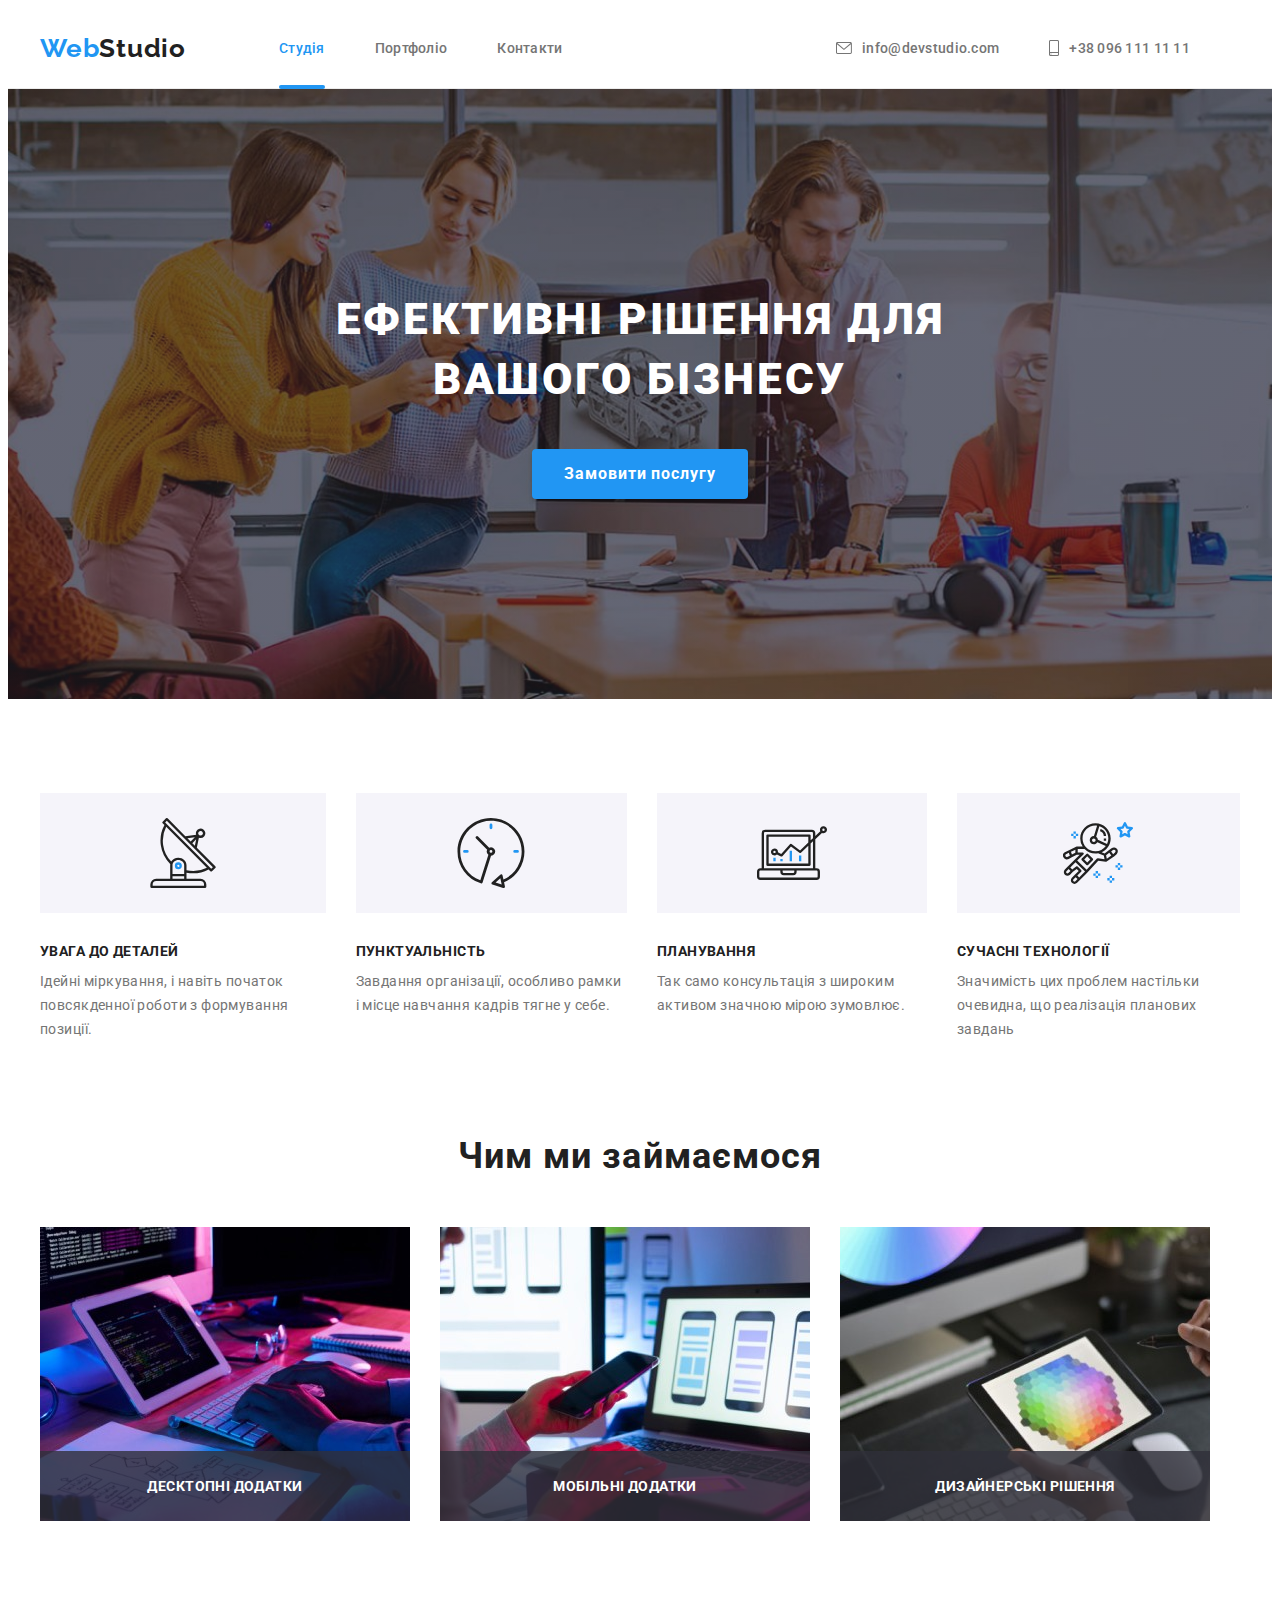
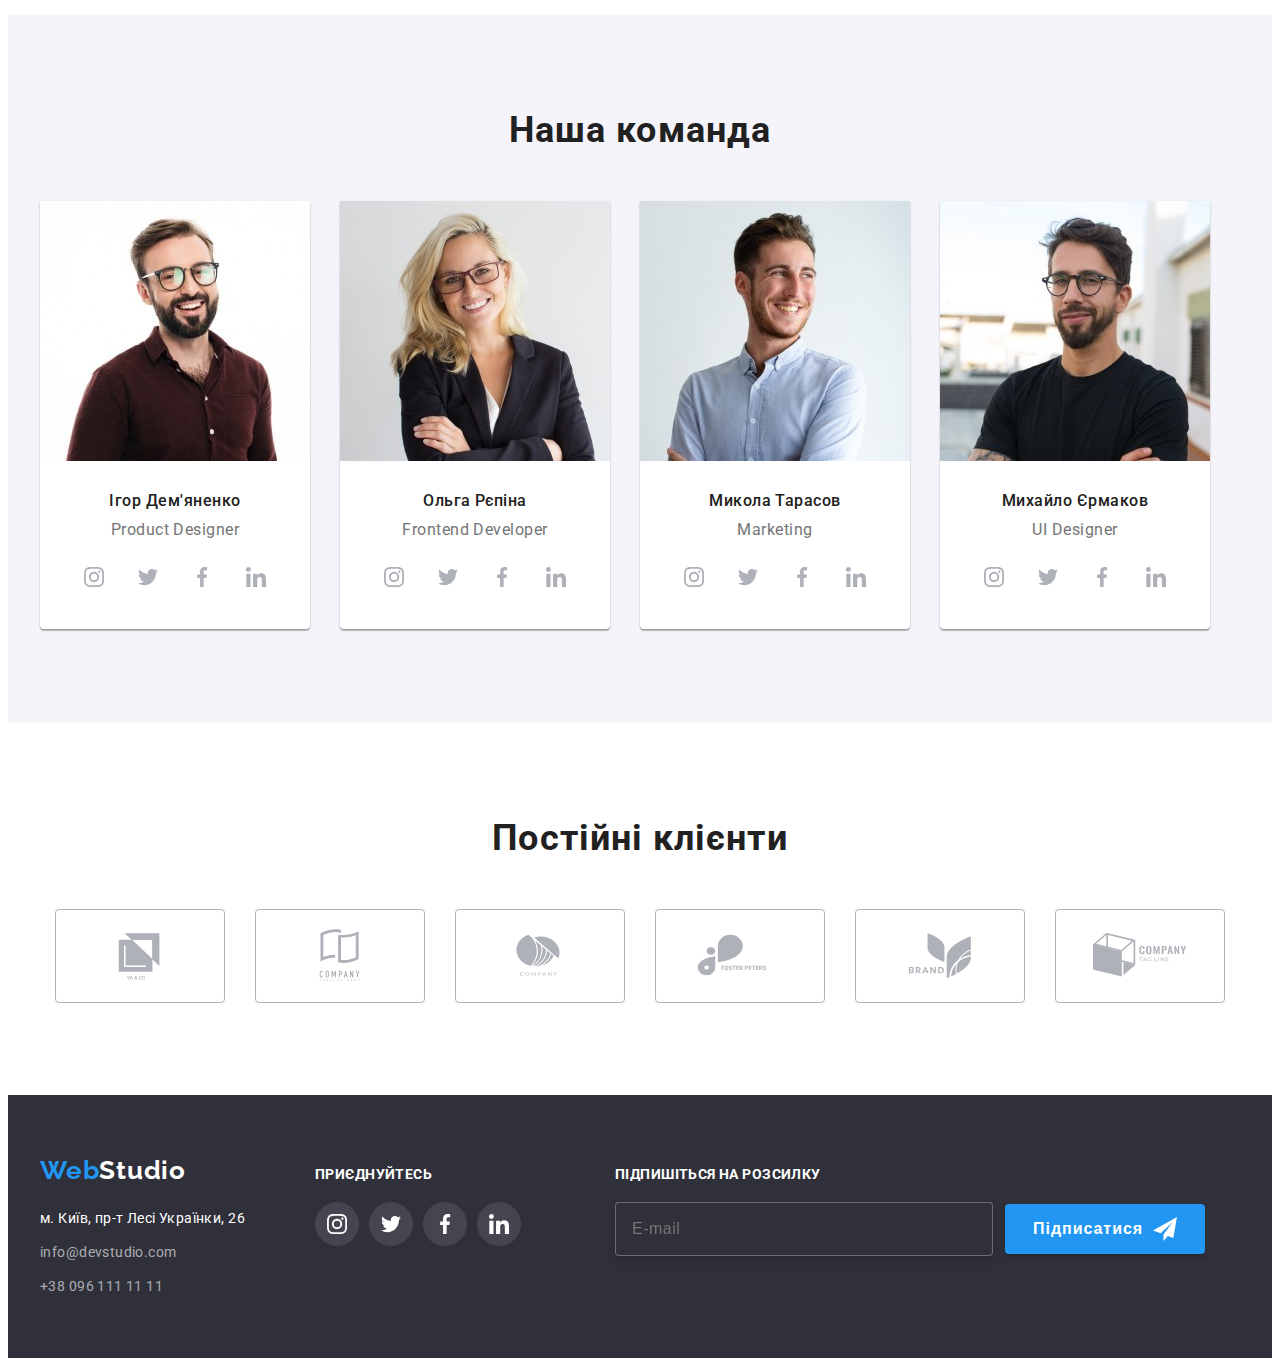
<file: index.html>
<!DOCTYPE html>
<html lang="uk">

<head>
  <meta charset="UTF-8" />
  <meta http-equiv="X-UA-Compatible" content="IE=edge" />
  <meta name="viewport" content="width=device-width, initial-scale=1.0" />
  <title>WebStudio</title>

  <!-- Fonts -->
  <link rel="preconnect" href="https://fonts.googleapis.com" />
  <link rel="preconnect" href="https://fonts.gstatic.com" crossorigin />
  <link href="https://fonts.googleapis.com/css2?family=Raleway:wght@700&family=Roboto:wght@400;500;700;900&display=swap"
    rel="stylesheet" />

  <!-- Normalize -->
  <link rel="stylesheet" href="https://cdnjs.cloudflare.com/ajax/libs/modern-normalize/1.1.0/modern-normalize.min.css"
    integrity="sha512-wpPYUAdjBVSE4KJnH1VR1HeZfpl1ub8YT/NKx4PuQ5NmX2tKuGu6U/JRp5y+Y8XG2tV+wKQpNHVUX03MfMFn9Q=="
    crossorigin="anonymous" referrerpolicy="no-referrer" />

  <!-- Custom Styles -->
  <link rel="stylesheet" href="./css/main.min.css" />
  <!-- <link rel="stylesheet" href="./css/styles.css" /> -->
</head>

<body>
  <!-- Header Section -->
  <header class="header">
    <div class="header__container container">
      <nav class="header__nav">
        <a class="nav__logo logo" href="./index.html">
          <span class="nav__logo-first">Web</span>Studio</a>
          <button
          class="menu-toggle js-open-menu"
          aria-expanded="false"
          aria-controls="mobile-menu"
        >
        <svg class="menu-icon" width="24" height="16" viewBox="0 0 24 16" xmlns="http://www.w3.org/2000/svg">
          <path fill-rule="evenodd" clip-rule="evenodd" d="M0 2.66667V0H24V2.66667H0ZM0 9.33333H24V6.66667H0V9.33333ZM0 16H24V13.3333H0V16Z"/>
          </svg>
        </button>
        <ul class="nav__list list">
          <li class="nav__item">
            <a href="./index.html" class="nav__link link nav__link--current">Студія</a>
          </li>
          <li class="nav__item">
            <a href="./portfolio.html" class="nav__link link">Портфоліо</a>
          </li>
          <li class="nav__item">
            <a href="" class="nav__link link">Контакти</a>
          </li>
        </ul>
      </nav>

      <ul class="header__list list">
        <li class="header__item">
          <a class="nav__link nav__link-mail link" href="mailto:info@devstudio.com">
            <svg class="header__icon tablet-icon-mail">
              <use href="./images/symbol-defs.svg#icon-envelope-1"></use>
            </svg>info@devstudio.com</a>
        </li>
        <li class="header__item">
          <a class="nav__link nav__link-tel link" href="tel:+380961111111">
            <svg class="header__icon tablet-icon-tel">
              <use href="./images/symbol-defs.svg#icon-smartphone-1"></use>
            </svg>+38 096 111 11 11</a>
        </li>
      </ul>
    </div>
  </header>
  <main>
    <!-- Main Section -->

    <section class="hero">
      <div class="container">
        <h1 class="hero__title">Ефективні рішення для вашого бізнесу</h1>
        <button class="button" type="button" data-modal-open>
          Замовити послугу
        </button>
      </div>
    </section>
    <!-- Our benefits -->

    <section class="benefits">
      <div class="container">
        <h2 class="visually__hidden"></h2>
        <ul class="benefits__list">
          <li class="benefits__item list">
            <div class="benefits__container">
              <svg width="70" height="70">
                <use href="./images/symbol-defs.svg#icon-antenna" ></use>
              </svg>
            </div>
            <h3 class="benefits__title">увага до деталей</h3>
            <p class="benefits__text">
              Ідейні міркування, і навіть початок повсякденної роботи з
              формування позиції.
            </p>
          </li>
          <li class="benefits__item list">
            <div class="benefits__container">
              <svg width="70" height="70">
                <use href="./images/symbol-defs.svg#icon-clock"></use>
              </svg>
            </div>
            <h3 class="benefits__title">пунктуальність</h3>
            <p class="benefits__text">
              Завдання організації, особливо рамки і місце навчання кадрів
              тягне у себе.
            </p>
          </li>
          <li class="benefits__item list">
            <div class="benefits__container">
              <svg width="70" height="70">
                <use href="./images/symbol-defs.svg#icon-diagram"></use>
              </svg>
            </div>
            <h3 class="benefits__title">планування</h3>
            <p class="benefits__text">
              Так само консультація з широким активом значною мірою зумовлює.
            </p>
          </li>
          <li class="benefits__item list">
            <div class="benefits__container">
              <svg width="70" height="70">
                <use href="./images/symbol-defs.svg#icon-astronaut"></use>
              </svg>
            </div>
            <h3 class="benefits__title">сучасні технології</h3>
            <p class="benefits__text">
              Значимість цих проблем настільки очевидна, що реалізація
              планових завдань
          </li>
        </ul>
      </div>
    </section>
    <!-- About -->

    <section class="about">
      <div class="container">
          <h3 class="about__title">Чим ми займаємося</h3>
          <ul class="about__list list">

            <li class="about__item">
              <div class="overlay">
              <img 
              srcset="./images/about/img_370.jpg 1x, ./images/about/img_740.jpg 2x"
              
              alt="Клавіатура" 
              width="370" />
              <div class="overlay__box">
                <p class="overlay__text">Десктопні додатки</p>
              </div>
            </div>
          </li>
          
            <li class="about__item">
              <div class="overlay">
              <img 
              srcset="./images/about/img_370-1.jpg 1x, ./images/about/img_740-1.jpg 2x"
              
              alt="Ноутбук" 
              width="370" />
              <div class="overlay__box">
                <p class="overlay__text">Мобільні додатки</p>
              </div>
            </div>
            </li>
            
            <li class="about__item">
              <div class="overlay">
              <img 
              srcset="./images/about/img_370-2.jpg 1x, ./images/about/img_740-2.jpg 2x"
              src="./images/tablet.jpg" 
              alt="Планшет" 
              width="370" />
              <div class="overlay__box">
                <p class="overlay__text">Дизайнерські рішення</p>
            </li>
          </div>
          </ul>
        </div>
      </div>
    </section>
    <!-- Our team -->
    <section class="team">
      <div class="container">
        <h3 class="team__title">Наша команда</h3>
        <ul class="team__list list">
          <li class="team__item">
            <picture>
              <source 
              media="(min-width:1200px)"
              srcset="./images/team/img_270.jpg 1x, ./images/team/img_540.jpg 2x "
              />
              <source 
              media="(min-width:768px)"
              srcset="./images/team/img_354.jpg 1x, ./images/team/img_708.jpg 2x "
              />
              <source 
              media="(max-width:767px)"
              srcset="./images/team/img_450.jpg 1x, ./images/team/img_900.jpg 2x "
              />
              <img 
            src="./images/product-designer.jpg" 
            alt="product-designer" 
            loading="lazy"
           />
            </picture>
            
            <div class="team-box">
              <h3 class="team-box__title">Ігор Дем'яненко</h3>
              <p class="team-box__text" lang="en">
                Product Designer
              </p>
              <ul class="team-box__list list">
                <li class="team-box__item">
                  <a class="team-box__link" href="" >
                    <svg class="team-box__icon" width="20" height="20">
                      <use href="./images/symbol-defs.svg#icon-instagram"></use>
                    </svg></a>
                </li>
                <li class="team-box__item">
                  <a class="team-box__link" href=""> 
                    <svg class="team-box__icon" width="20" height="20">
                      <use href="./images/symbol-defs.svg#icon-twitter"></use>
                    </svg></a></li></a>
          </li>
          <li class="team-box__item">
            <a class="team-box__link" href=""> 
              <svg class="team-box__icon"  width="20" height="20">
                <use href="./images/symbol-defs.svg#icon-facebook"></use>
              </svg></a></li></a></li>
          <li class="team-box__item">
            <a class="team-box__link" href=""> 
              <svg class="team-box__icon"  width="20" height="20">
                <use href="./images/symbol-defs.svg#icon-linkedin"></use>
              </svg></a></li></a></li>
        </ul>
      </div>
      </li>
      <li class="team__item">
        <picture>
          <source 
              media="(min-width:1200px)"
              srcset="./images/team/img_270-1.jpg 1x, ./images/team/img_540-1.jpg 2x "
              />
              <source 
              media="(min-width:768px)"
              srcset="./images/team/img_354-1.jpg 1x, ./images/team/img_708-1.jpg 2x "
              />
              <source 
              media="(max-width:767px)"
              srcset="./images/team/img_450-1.jpg 1x, ./images/team/img_900-1.jpg 2x "
              />
          <img 
          src="./images/frontend-developer.jpg" 
          alt="frontend-developer" 
          loading="lazy"
         />
        </picture>
        
        <div class="team-box">
          <h3 class="team-box__title">Ольга Рєпіна</h3>
          <p class="team-box__text" lang="en">
            Frontend Developer
          </p>
          <ul class="team-box__list list">
            <li class="team-box__item">
              <a class="team-box__link" href="">
                <svg class="team-box__icon"  width="20" height="20">
                  <use href="./images/symbol-defs.svg#icon-instagram"></use>
                </svg></a>
            </li>
            <li class="team-box__item">
              <a class="team-box__link" href=""> 
                <svg class="team-box__icon"  width="20" height="20">
                  <use href="./images/symbol-defs.svg#icon-twitter"></use>
                </svg></a></li></a>
      </li>
      <li class="team-box__item">
        <a class="team-box__link" href=""> 
          <svg class="team-box__icon"  width="20" height="20">
            <use href="./images/symbol-defs.svg#icon-facebook"></use>
          </svg></a></li></a></li>
      <li class="team-box__item">
        <a class="team-box__link" href=""> 
          <svg class="team-box__icon"  width="20" height="20">
            <use href="./images/symbol-defs.svg#icon-linkedin"></use>
          </svg></a></li></a></li>
    </ul>
        </div>
      </li>
      <li class="team__item">
        <picture>
          <source 
              media="(min-width:1200px)"
              srcset="./images/team/img_270-2.jpg 1x, ./images/team/img_540-2.jpg 2x "
              />
              <source 
              media="(min-width:768px)"
              srcset="./images/team/img_354-2.jpg 1x, ./images/team/img_708-2.jpg 2x "
              />
              <source 
              media="(max-width:767px)"
              srcset="./images/team/img_450-2.jpg 1x, ./images/team/img_900-2.jpg 2x "
              />
              <img 
              src="./images/marketing.jpg" 
              alt="marketing" 
              loading="lazy"
              />
        </picture>
        
        <div class="team-box">
          <h3 class="team-box__title">Микола Тарасов</h3>
          <p class="team-box__text" lang="en">Marketing</p>
          <ul class="team-box__list list">
            <li class="team-box__item">
              <a class="team-box__link" href="">
                <svg class="team-box__icon"  width="20" height="20">
                  <use href="./images/symbol-defs.svg#icon-instagram"></use>
                </svg></a>
            </li>
            <li class="team-box__item">
              <a class="team-box__link" href=""> 
                <svg class="team-box__icon"  width="20" height="20">
                  <use href="./images/symbol-defs.svg#icon-twitter"></use>
                </svg></a></li></a>
      </li>
      <li class="team-box__item">
        <a class="team-box__link" href=""> 
          <svg class="team-box__icon"  width="20" height="20">
            <use href="./images/symbol-defs.svg#icon-facebook"></use>
          </svg></a></li></a></li>
      <li class="team-box__item">
        <a class="team-box__link" href=""> 
          <svg class="team-box__icon"  width="20" height="20">
            <use href="./images/symbol-defs.svg#icon-linkedin"></use>
          </svg></a></li></a></li>
    </ul>
        </div>
      </li>
      <li class="team__item">
        <picture>
          <source 
              media="(min-width:1200px)"
              srcset="./images/team/img_270-3.jpg 1x, ./images/team/img_540-3.jpg 2x "
              />
              <source 
              media="(min-width:768px)"
              srcset="./images/team/img_354-3.jpg 1x, ./images/team/img_708-3.jpg 2x "
              />
              <source 
              media="(max-width:767px)"
              srcset="./images/team/img_450-3.jpg 1x, ./images/team/img_900-3.jpg 2x "
              />
              <img 
              src="./images/ui-designer.jpg" 
              alt="ui-designer" 
              />
        </picture>
        
        <div class="team-box">
          <h3 class="team-box__title">Михайло Єрмаков</h3>
          <p class="team-box__text" lang="en">UI Designer</p>
          <ul class="team-box__list list">
            <li class="team-box__item">
              <a class="team-box__link" href="">
                <svg class="team-box__icon"  width="20" height="20">
                  <use href="./images/symbol-defs.svg#icon-instagram"></use>
                </svg></a>
            </li>
            <li class="team-box__item">
              <a class="team-box__link" href=""> 
                <svg class="team-box__icon"  width="20" height="20">
                  <use href="./images/symbol-defs.svg#icon-twitter"></use>
                </svg></a></li></a>
      </li>
      <li class="team-box__item">
        <a class="team-box__link" href=""> 
          <svg class="team-box__icon"  width="20" height="20">
            <use href="./images/symbol-defs.svg#icon-facebook"></use>
          </svg></a></li></a></li>
      <li class="team-box__item">
        <a class="team-box__link" href=""> 
          <svg class="team-box__icon"  width="20" height="20">
            <use href="./images/symbol-defs.svg#icon-linkedin"></use>
          </svg></a></li></a></li>
    </ul>
        </div>
      </li>
      </ul>
      </div>
    </section>
    <!-- Clients -->
    <section class="clients">
      <div class="container">
        <h3 class="clients__title">Постійні клієнти</h3>
        <ul class="clients__list list">
          <li class="clients__item"><a class="clients__link" href=""><svg class="clients__icon" width="106"height="60"><use href="./images/symbol-defs.svg#icon-Logo-6" ></use></svg></a></li>
          <li class="clients__item"><a class="clients__link" href=""><svg class="clients__icon" width="106"height="60"><use href="./images/symbol-defs.svg#icon-Logo-7"></use></svg></a></li>
          <li class="clients__item"><a class="clients__link" href=""><svg class="clients__icon" width="106"height="60"><use href="./images/symbol-defs.svg#icon-Logo-8"></use></svg></a></li>
          <li class="clients__item"><a class="clients__link" href=""><svg class="clients__icon" width="106"height="60"><use href="./images/symbol-defs.svg#icon-Logo-9"></use></svg></a></li>
          <li class="clients__item"><a class="clients__link" href=""><svg class="clients__icon" width="106"height="60"><use href="./images/symbol-defs.svg#icon-Logo-10"></use></svg></a></li>
          <li class="clients__item"><a class="clients__link" href=""><svg class="clients__icon" width="106"height="60"><use href="./images/symbol-defs.svg#icon-Logo-11"></use></svg></a></li>
        </ul>
      </div>
    </section>
  </main>
  <!-- Footer -->

  <footer class="footer">
    <div class="footer__container container ">
      <div class="footer__container-tablet">
        <div class="footer__adress">
          <a href="./index.html" class="logo"><span class="adress__logo-first">Web</span><span class="adress__logo-second">Studio</span></a>
          <address class="adress">
            <ul class="adress__list list">
              <li class="adress__item">
                <a class="adress__link adress__link-white link" href="https://goo.gl/maps/jFKuk5Sm1pGZURSg9" target="_blank"
                  rel="noopener noreferrer nofollow">м. Київ, пр-т Лесі Українки, 26
                </a>
              </li>
              <li class="adress__item">
                <a class="adress__link link" href="mailto:info@devstudio.com">info@devstudio.com</a>
              </li>
              <li class="adress__item">
                <a class="adress__link link" href="+380961111111">+38 096 111 11 11</a>
              </li>
            </ul>
          </address>
        </div>
  
        <div class="footer__join">
          <p class="join__title">Приєднуйтесь</p>
          <ul class="join__list list">
            <li class="join__item">
              <a class="join__link" href="">
                <svg class="join__icon"  width="20" height="20">
                  <use href="./images/symbol-defs.svg#icon-instagram"></use>
                </svg></a>
            </li>
            <li class="join__item">
              <a class="join__link" href=""> 
                <svg class="join__icon"  width="20" height="20">
                  <use href="./images/symbol-defs.svg#icon-twitter"></use>
                </svg></a></li></a>
      </li>
      <li class="join__item">
        <a class="join__link" href=""> 
          <svg class="join__icon"  width="20" height="20">
            <use href="./images/symbol-defs.svg#icon-facebook"></use>
          </svg></a></li></a></li>
      <li class="join__item">
        <a class="join__link" href=""> 
          <svg class="join__icon"  width="20" height="20">
            <use href="./images/symbol-defs.svg#icon-linkedin"></use>
          </svg></a></li></a></li>
    </ul>
        </div>
      </div>

  <!-- Subscribe -->

  <div class="form__subscribe">
      <p class="subscribe__title">Підпишіться на розсилку</p>
      <form class="subscribe__form">
      <label class="subscribe-label">
        <input class="subscribe__input" type="email" name="mail" placeholder="E-mail">
      </label>
      <button class="subscribe__button" type="submit">
        Підписатися
        <svg class="subscribe__icon" width="24" height="24" viewBox="0 0 24 24" fill="none" xmlns="http://www.w3.org/2000/svg">
          <path d="M24 0L0 13.5L7.66994 16.3407L19.5 5.25002L10.5017 17.3896L10.509 17.3923L10.5 17.3896V24.0001L14.8013 18.982L20.2501 21.0001L24 0Z" fill="white"/>
          </svg>
      </button>
    </form>
  </div>

    </div>
  </footer>

  <!-- Form -->
  <div class="backdrop is-hidden" data-modal>
    <div class="modal">
      <button class="modal-button" data-modal-close>
        <svg class="modal-icon" width="11" height="11">
          <use href="./images/symbol-defs.svg#modal-icon"></use>
        </svg>
      </button>

      <p class="modal-title">Залиште свої дані, ми вам передзвонимо</p>

      <form class="form">
        <label class="form-field">
          <span class="form-label">Ім'я</span>
          <input class="form-input" type="text" name="name" placeholder=" " />
          <svg class="form-icon" width="18" height="18">
            <use href="./images/symbol-defs.svg#person-black"></use>
          </svg>
        </label>

        <label class="form-field">
          <span class="form-label">Телефон</span>
          <input type="tel" class="form-input" name="phone" placeholder=" " />
          <svg class="form-icon" width="18" height="18">
            <use href="./images/symbol-defs.svg#phone-black"></use>
          </svg>
        </label>

        <label class="form-field">
          <span class="form-label">Пошта</span>
          <input type="email" class="form-input" name="mail" placeholder=" " />
          <svg class="form-icon" width="18" height="18">
            <use href="./images/symbol-defs.svg#email-black"></use>
          </svg>
        </label>
        <label class="form-field">
          <span class="form-label">Коментар</span>
          <textarea class="form-textarea" name="comment" placeholder="Введіть текст"></textarea>
        </label>

        <div class="checkbox">
          <input class="form-checkbox" type="checkbox" name="checkbox" id="checkbox" />
          <label class="checkbox-text" for="checkbox">Погоджуюся з розсилкою та приймаю
            <a class="checkbox-part" href="">Умови договору</a></label>
        </div>

        <button class="button checkbox-button" type="submit">
          Відправити
        </button>
      </form>
    </div>
  </div>
<!-- Mobile menu -->
  <div class="menu-container js-menu-container" id="mobile-menu">
    <button class="menu-toggle js-close-menu">
      <svg class="menu-icon" width="19" height="19" viewBox="0 0 19 19" xmlns="http://www.w3.org/2000/svg">
        <path d="M18.6667 1.88L16.7867 0L9.33333 7.45334L1.88 0L0 1.88L7.45334 9.33333L0 16.7867L1.88 18.6667L9.33333 11.2133L16.7867 18.6667L18.6667 16.7867L11.2133 9.33333L18.6667 1.88Z"/>
        </svg>
    </button>
    <ul class="mobile-navigation-list list">
      <li class="mobile-navigation-item">
        <a class="mobile-navigation-link link" href="./index.html">Студія</a>
      </li>
      <li class="mobile-navigation-item">
        <a class="mobile-navigation-link link" href="./portfolio.html">Портфоліо</a>
      </li>
      <li class="mobile-navigation-item">
        <a class="mobile-navigation-link link" href="">Контакти</a>
      </li>
    </ul>
    <ul class="mobile-contacts list">
      <li class="mobile-contacts-tel">
        <a class="mobile-contacts-link" href="tel:+380961111111"></a>+38
        096 111 11 1
      </li>
      <li class="mobile-contacts-mail">
        <a class="mobile-contacts-link" href="mailto:info@devstudio.com"></a>info@devstudio.com
      </li>
    </ul>
    <ul class="mobile-social list">
      <li class="mobile-social-item"><a class="mobile-social-link" href=""></a>Instagram</li>
      <li class="mobile-social-item"><a class="mobile-social-link" href=""></a>Twitter</li>
      <li class="mobile-social-item"><a class="mobile-social-link" href=""></a>Facebook</li>
      <li class="mobile-social-item"><a class="mobile-social-link" href=""></a>LinkedIn</li>
    </ul>
  <script src="./js/modal.js"></script>
  <script src="./js/mobile.js"></script>
</body>

</html>
</file>
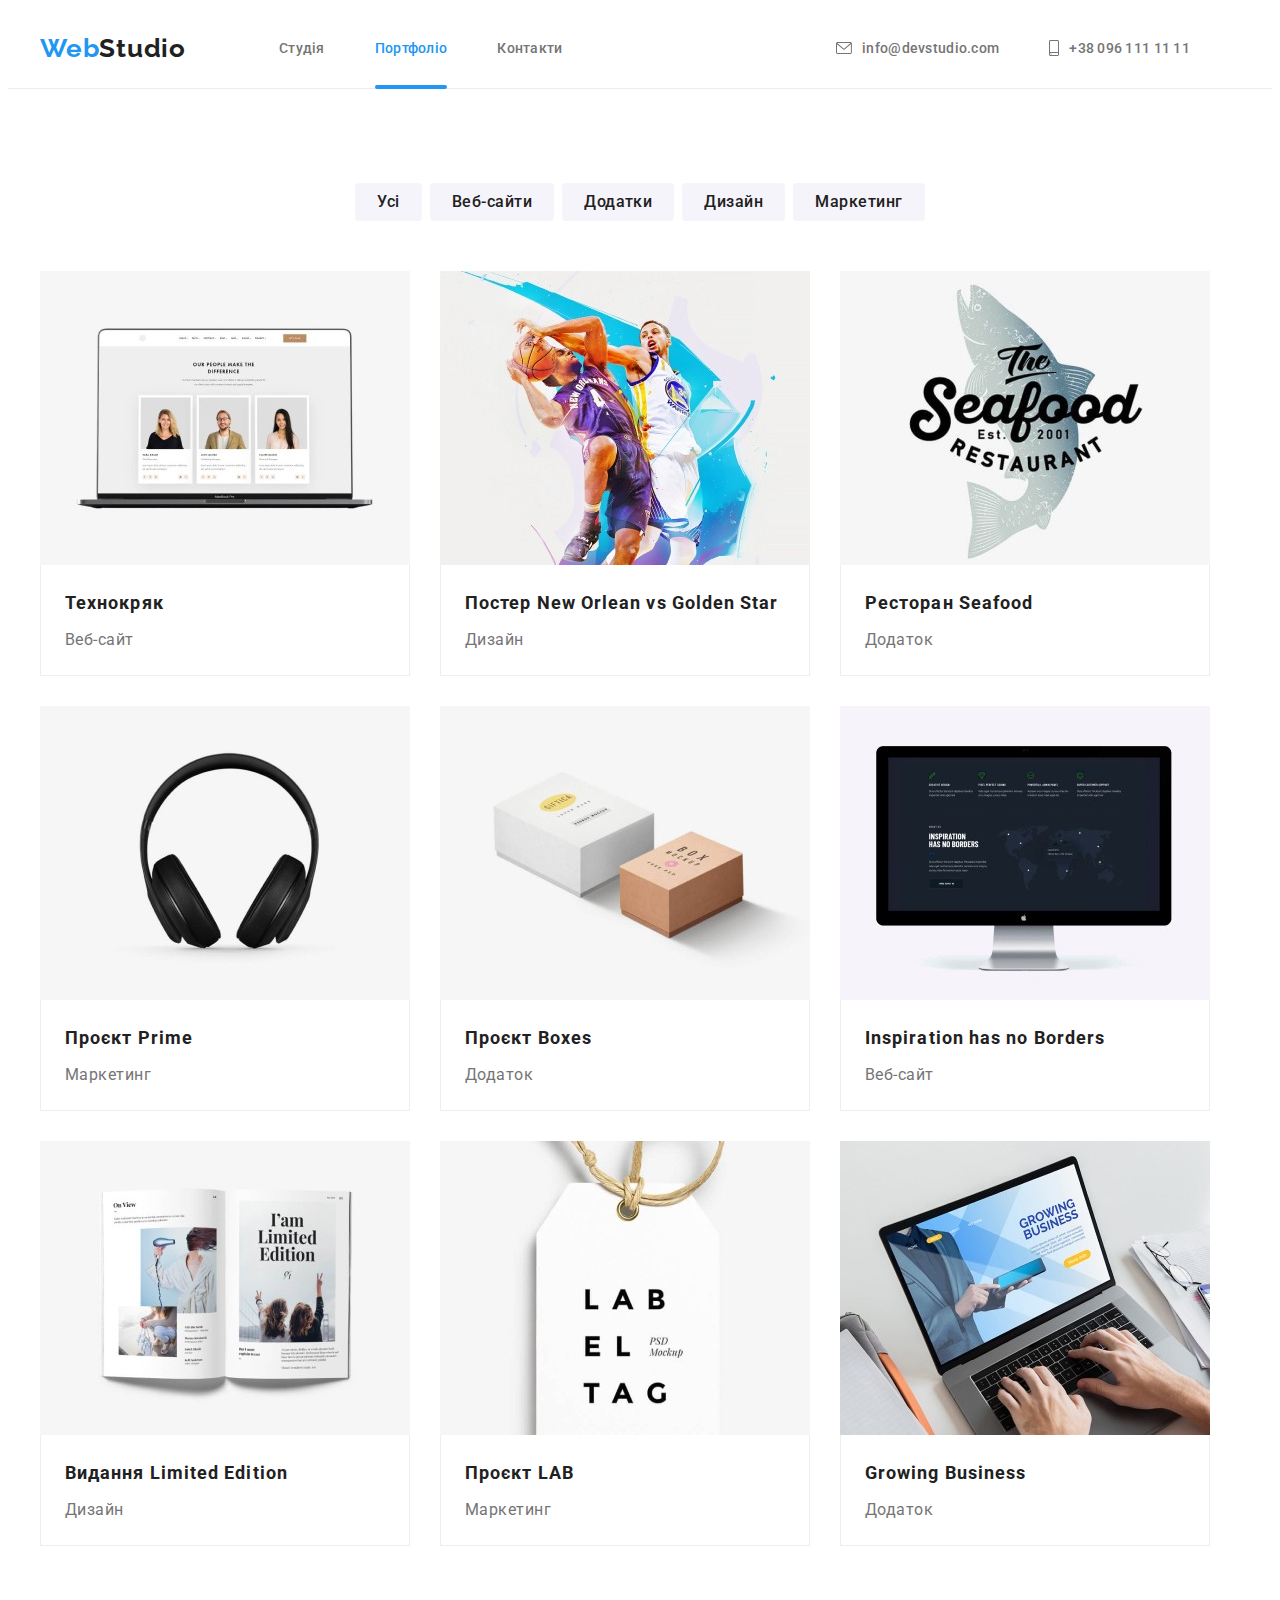
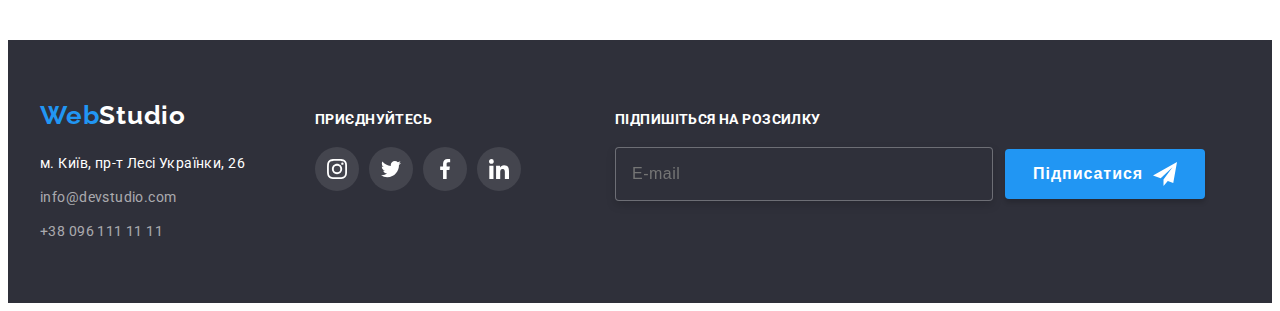
<file: portfolio.html>
<!DOCTYPE html>
<html lang="uk">

<head>
  <meta charset="UTF-8" />
  <meta http-equiv="X-UA-Compatible" content="IE=edge" />
  <meta name="viewport" content="width=device-width, initial-scale=1.0" />
  <title>Portfolio</title>
  <link rel="preconnect" href="https://fonts.googleapis.com" />
  <link rel="preconnect" href="https://fonts.gstatic.com" crossorigin />
  <link href="https://fonts.googleapis.com/css2?family=Raleway:wght@700&family=Roboto:wght@400;500;700;900&display=swap"
    rel="stylesheet" />
  <link rel="stylesheet" href="https://cdnjs.cloudflare.com/ajax/libs/modern-normalize/1.1.0/modern-normalize.min.css"
    integrity="sha512-wpPYUAdjBVSE4KJnH1VR1HeZfpl1ub8YT/NKx4PuQ5NmX2tKuGu6U/JRp5y+Y8XG2tV+wKQpNHVUX03MfMFn9Q=="
    crossorigin="anonymous" referrerpolicy="no-referrer" />

  <link rel="stylesheet" href="./css/main.min.css" />
  <!-- <link rel="stylesheet" href="./css/styles.css" /> -->
</head>

<body>
  <!-- Header -->

  <header class="header">
    <div class="header__container container">
      <nav class="header__nav">
        <a class="nav__logo logo" href="./index.html">
          <span class="nav__logo-first">Web</span>Studio</a>
          <button
          class="menu-toggle js-open-menu"
          aria-expanded="false"
          aria-controls="mobile-menu"
        >
        <svg class="menu-icon" width="24" height="16" viewBox="0 0 24 16" xmlns="http://www.w3.org/2000/svg">
          <path fill-rule="evenodd" clip-rule="evenodd" d="M0 2.66667V0H24V2.66667H0ZM0 9.33333H24V6.66667H0V9.33333ZM0 16H24V13.3333H0V16Z"/>
          </svg>
        </button>
        <ul class="nav__list list">
          <li class="nav__item">
            <a href="./index.html" class="nav__link link">Студія</a>
          </li>
          <li class="nav__item">
            <a href="./portfolio.html" class="nav__link link nav__link--current">Портфоліо</a>
          </li>
          <li class="nav__item">
            <a href="" class="nav__link link">Контакти</a>
          </li>
        </ul>
      </nav>

      <ul class="header__list list">
        <li class="header__item">
          <a class="nav__link nav__link-mail link" href="mailto:info@devstudio.com">
            <svg class="header__icon tablet-icon-mail">
              <use href="./images/symbol-defs.svg#icon-envelope-1"></use>
            </svg>info@devstudio.com</a>
        </li>
        <li class="header__item">
          <a class="nav__link nav__link-tel link" href="tel:+380961111111">
            <svg class="header__icon tablet-icon-tel">
              <use href="./images/symbol-defs.svg#icon-smartphone-1"></use>
            </svg>+38 096 111 11 11</a>
        </li>
      </ul>
    </div>
  </header>
  <main>
    <!-- Buttons -->

    <section class="portfolio">
      <div class="container">
        <h1 class="visually__hidden">портфоліо</h1>
        <ul class="btn__list list">
          <li class="btn__item">
            <button class="btn" type="button">Усі</button>
          </li>
          <li class="btn__item">
            <button class="btn" type="button">Веб-сайти</button>
          </li>
          <li class="btn__item">
            <button class="btn" type="button">Додатки</button>
          </li>
          <li class="btn__item">
            <button class="btn" type="button">Дизайн</button>
          </li>
          <li class="btn__item">
            <button class="btn" type="button">Маркетинг</button>
          </li>
        </ul>
        
        <ul class="photo__list list">
          <li class="photo__item">
            <a class="photo__link link" href="">
              <div class="thumb">
                <p class="thumb__text">Ресурс пропонує комплексні пропозиції з різним рівнем функціоналу та сервісів. Все
                  це дозволить відвідувачу отримати вичерпні відомості про компанію чи приватну особу.</p>
                  <picture>
                    <source 
                    media="(min-width:1200px)"
                    srcset="./images/portfolio/img@1x_370.jpg 1x, ./images/portfolio/img@2x_740.jpg 2x "
                    />
                    <source 
                    media="(min-width:768px)"
                    srcset="./images/portfolio/img@1x_354.jpg 1x, ./images/portfolio/img@2x_708.jpg 2x "
                    />
                    <source 
                    media="(max-width:767px)"
                    srcset="./images/portfolio/img@1x_450.jpg 1x, ./images/portfolio/img@2x_900.jpg 2x "
                    />
                <img src="./images/technoquack.jpg" alt="ноутбук" loading="lazy"/>
              </div>
              <div class="photo-box">
                <h2 class="photo-box__title">Технокряк</h2>
                <p class="photo-box__text">Веб-сайт</p>
              </div>

            </a>
          </li>
          <li class="photo__item">
            <a class="photo__link link" href="">
              <div class="thumb">
                <p class="thumb__text">Ресурс пропонує комплексні пропозиції з різним рівнем функціоналу та сервісів. Все
                  це дозволить відвідувачу отримати вичерпні відомості про компанію чи приватну особу.</p>
                  <picture>
                    <source 
                    media="(min-width:1200px)"
                    srcset="./images/portfolio/img@1x_370-1.jpg 1x, ./images/portfolio/img@2x_740-1.jpg 2x "
                    />
                    <source 
                    media="(min-width:768px)"
                    srcset="./images/portfolio/img@1x_354-1.jpg 1x, ./images/portfolio/img@2x_708-1.jpg 2x "
                    />
                    <source 
                    media="(max-width:767px)"
                    srcset="./images/portfolio/img@1x_450-1.jpg 1x, ./images/portfolio/img@2x_900-1.jpg 2x "
                    />
                <img src="./images/basketball.jpg" alt="баскетбол" loading="lazy" />
              </div>
              <div class="photo-box">
                <h2 class="photo-box__title">Постер New Orlean vs Golden Star</h2>
                <p class="photo-box__text">Дизайн</p>
              </div>
            </a>
          </li>
          <li class="photo__item">
            <a class="photo__link link" href="">
              <div class="thumb">
                <p class="thumb__text">Ресурс пропонує комплексні пропозиції з різним рівнем функціоналу та сервісів. Все
                  це дозволить відвідувачу отримати вичерпні відомості про компанію чи приватну особу.</p>
                  <picture>
                    <source 
                    media="(min-width:1200px)"
                    srcset="./images/portfolio/img@1x_370-2.jpg 1x, ./images/portfolio/img@2x_740-2.jpg 2x "
                    />
                    <source 
                    media="(min-width:768px)"
                    srcset="./images/portfolio/img@1x_354-2.jpg 1x, ./images/portfolio/img@2x_708-2.jpg 2x "
                    />
                    <source 
                    media="(max-width:767px)"
                    srcset="./images/portfolio/img@1x_450-2.jpg 1x, ./images/portfolio/img@2x_900-2.jpg 2x "
                    />
                <img src="./images/seafood.jpg" alt="морепродукти" loading="lazy" />
              </div>
              <div class="photo-box">
                <h2 class="photo-box__title">Ресторан Seafood</h2>
                <p class="photo-box__text">Додаток</p>
              </div>
            </a>
          </li>
          <li class="photo__item">
            <a class="photo__link link" href="">
              <div class="thumb">
                <p class="thumb__text">Ресурс пропонує комплексні пропозиції з різним рівнем функціоналу та сервісів. Все
                  це дозволить відвідувачу отримати вичерпні відомості про компанію чи приватну особу.</p>
                  <picture>
                    <source 
                    media="(min-width:1200px)"
                    srcset="./images/portfolio/img@1x_370-3.jpg 1x, ./images/portfolio/img@2x_740-3.jpg 2x "
                    />
                    <source 
                    media="(min-width:768px)"
                    srcset="./images/portfolio/img@1x_354-3.jpg 1x, ./images/portfolio/img@2x_708-3.jpg 2x "
                    />
                    <source 
                    media="(max-width:767px)"
                    srcset="./images/portfolio/img@1x_450-3.jpg 1x, ./images/portfolio/img@2x_900-3.jpg 2x "
                    />
                <img src="./images/prime.jpg" alt="навушники" loading="lazy" />
              </div>
              <div class="photo-box">
                <h2 class="photo-box__title">Проєкт Prime</h2>
                <p class="photo-box__text">Маркетинг</p>
              </div>
            </a>
          </li>
          <li class="photo__item">
            <a class="photo__link link" href="">
              <div class="thumb">
                <p class="thumb__text">Ресурс пропонує комплексні пропозиції з різним рівнем функціоналу та сервісів. Все
                  це дозволить відвідувачу отримати вичерпні відомості про компанію чи приватну особу.</p>
                  <picture>
                    <source 
                    media="(min-width:1200px)"
                    srcset="./images/portfolio/img@1x_370-4.jpg 1x, ./images/portfolio/img@2x_740-4.jpg 2x "
                    />
                    <source 
                    media="(min-width:768px)"
                    srcset="./images/portfolio/img@1x_354-4.jpg 1x, ./images/portfolio/img@2x_708-4.jpg 2x "
                    />
                    <source 
                    media="(max-width:767px)"
                    srcset="./images/portfolio/img@1x_450-4.jpg 1x, ./images/portfolio/img@2x_900-4.jpg 2x "
                    />
                <img src="./images/box.jpg" alt="коробка" loading="lazy" />
              </div>
              <div class="photo-box">
                <h2 class="photo-box__title">Проєкт Boxes</h2>
                <p class="photo-box__text">Додаток</p>
              </div>
            </a>
          </li>
          <li class="photo__item">
            <a class="photo__link link" href="">
              <div class="thumb">
                <p class="thumb__text">Ресурс пропонує комплексні пропозиції з різним рівнем функціоналу та сервісів. Все
                  це дозволить відвідувачу отримати вичерпні відомості про компанію чи приватну особу.</p>
                  <picture>
                    <source 
                    media="(min-width:1200px)"
                    srcset="./images/portfolio/img@1x_370-5.jpg 1x, ./images/portfolio/img@2x_740-5.jpg 2x "
                    />
                    <source 
                    media="(min-width:768px)"
                    srcset="./images/portfolio/img@1x_354-5.jpg 1x, ./images/portfolio/img@2x_708-5.jpg 2x "
                    />
                    <source 
                    media="(max-width:767px)"
                    srcset="./images/portfolio/img@1x_450-5.jpg 1x, ./images/portfolio/img@2x_900-5.jpg 2x "
                    />
                <img src="./images/inspiration-has-no-borders.jpg" alt="монітор" loading="lazy" />
              </div>
              <div class="photo-box">
                <h2 class="photo-box__title">Inspiration has no Borders</h2>
                <p class="photo-box__text">Веб-сайт</p>
              </div>
            </a>
          </li>
          <li class="photo__item">
            <a class="photo__link link" href="">
              <div class="thumb">
                <p class="thumb__text">Ресурс пропонує комплексні пропозиції з різним рівнем функціоналу та сервісів. Все
                  це дозволить відвідувачу отримати вичерпні відомості про компанію чи приватну особу.</p>
                  <picture>
                    <source 
                    media="(min-width:1200px)"
                    srcset="./images/portfolio/img@1x_370-6.jpg 1x, ./images/portfolio/img@2x_740-6.jpg 2x "
                    />
                    <source 
                    media="(min-width:768px)"
                    srcset="./images/portfolio/img@1x_354-6.jpg 1x, ./images/portfolio/img@2x_708-6.jpg 2x "
                    />
                    <source 
                    media="(max-width:767px)"
                    srcset="./images/portfolio/img@1x_450-6.jpg 1x, ./images/portfolio/img@2x_900-6.jpg 2x "
                    />
                <img src="./images/limited-edition.jpg" alt="журнал" loading="lazy" />
              </div>
              <div class="photo-box">
                <h2 class="photo-box__title">Видання Limited Edition</h2>
                <p class="photo-box__text">Дизайн</p>
              </div>
            </a>
          </li>
          <li class="photo__item">
            <a class="photo__link link" href="">
              <div class="thumb">
                <p class="thumb__text">Ресурс пропонує комплексні пропозиції з різним рівнем функціоналу та сервісів. Все
                  це дозволить відвідувачу отримати вичерпні відомості про компанію чи приватну особу.</p>
                  <picture>
                    <source 
                    media="(min-width:1200px)"
                    srcset="./images/portfolio/img@1x_370-7.jpg 1x, ./images/portfolio/img@2x_740-7.jpg 2x "
                    />
                    <source 
                    media="(min-width:768px)"
                    srcset="./images/portfolio/img@1x_354-7.jpg 1x, ./images/portfolio/img@2x_708-7.jpg 2x "
                    />
                    <source 
                    media="(max-width:767px)"
                    srcset="./images/portfolio/img@1x_450-7.jpg 1x, ./images/portfolio/img@2x_900-7.jpg 2x "
                    />
                <img src="./images/lab.jpg" alt="букви" loading="lazy"/>
              </div>
              <div class="photo-box">
                <h2 class="photo-box__title">Проєкт LAB</h2>
                <p class="photo-box__text">Маркетинг</p>
              </div>
            </a>
          </li>
          <li class="photo__item">
            <a class="photo__link link" href="">
              <div class="thumb">
                <p class="thumb__text">Ресурс пропонує комплексні пропозиції з різним рівнем функціоналу та сервісів. Все
                  це дозволить відвідувачу отримати вичерпні відомості про компанію чи приватну особу.</p>
                  <picture>
                    <source 
                    media="(min-width:1200px)"
                    srcset="./images/portfolio/img@1x_370-8.jpg 1x, ./images/portfolio/img@2x_740-8.jpg 2x "
                    />
                    <source 
                    media="(min-width:768px)"
                    srcset="./images/portfolio/img@1x_354-8.jpg 1x, ./images/portfolio/img@2x_708-8.jpg 2x "
                    />
                    <source 
                    media="(max-width:767px)"
                    srcset="./images/portfolio/img@1x_450-8.jpg 1x, ./images/portfolio/img@2x_900-8.jpg 2x "
                    />
                <img src="./images/growing-business.jpg" alt="ноутбук" loading="lazy" />
              </div>
              <div class="photo-box">
                <h2 class="photo-box__title">Growing Business</h2>
                <p class="photo-box__text">Додаток</p>
              </div>
            </a>
          </li>
        </ul>
      </div>
    </section>
  </main>

  <!-- Footer -->
  <footer class="footer">
    <div class="footer__container container ">
      <div class="footer__container-tablet">
        <div class="footer__adress">
        <a href="./index.html" class="logo"><span class="adress__logo-first">Web</span><span
            class="adress__logo-second">Studio</span></a>
        <address class="adress">
          <ul class="adress__list list">
            <li class="adress__item">
              <a class="adress__link adress__link-white link" href="https://goo.gl/maps/jFKuk5Sm1pGZURSg9"
                target="_blank" rel="noopener noreferrer nofollow">м. Київ, пр-т Лесі Українки, 26
              </a>
            </li>
            <li class="adress__item">
              <a class="adress__link link" href="mailto:info@devstudio.com">info@devstudio.com</a>
            </li>
            <li class="adress__item">
              <a class="adress__link link" href="+380961111111">+38 096 111 11 11</a>
            </li>
          </ul>
        </address>
      </div>

      <div class="footer__join">
        <p class="join__title">Приєднуйтесь</p>
        <ul class="join__list list">
          <li class="join__item">
            <a class="join__link" href="">
              <svg class="join__icon" width="20" height="20">
                <use href="./images/symbol-defs.svg#icon-instagram"></use>
              </svg></a>
          </li>
          <li class="join__item">
            <a class="join__link" href="">
              <svg class="join__icon" width="20" height="20">
                <use href="./images/symbol-defs.svg#icon-twitter"></use>
              </svg></a>
          </li></a>
          </li>
          <li class="join__item">
            <a class="join__link" href="">
              <svg class="join__icon" width="20" height="20">
                <use href="./images/symbol-defs.svg#icon-facebook"></use>
              </svg></a>
          </li></a></li>
          <li class="join__item">
            <a class="join__link" href="">
              <svg class="join__icon" width="20" height="20">
                <use href="./images/symbol-defs.svg#icon-linkedin"></use>
              </svg></a>
          </li></a></li>
        </ul>
      </div>
    </div>
      
      
      <div class="form__subscribe">
        <p class="subscribe__title">Підпишіться на розсилку</p>
        <form class="subscribe__form">
          <label class="subscribe-label">
            <input class="subscribe__input" type="email" name="mail" placeholder="E-mail">
          </label>
          <button class="subscribe__button" type="submit">
            Підписатися
            <svg class="subscribe__icon" width="24" height="24" viewBox="0 0 24 24" fill="none"
              xmlns="http://www.w3.org/2000/svg">
              <path
                d="M24 0L0 13.5L7.66994 16.3407L19.5 5.25002L10.5017 17.3896L10.509 17.3923L10.5 17.3896V24.0001L14.8013 18.982L20.2501 21.0001L24 0Z"
                fill="white" />
            </svg>
          </button>
        </form>
      </div>

    </div>
  </footer>
  <div class="menu-container js-menu-container" id="mobile-menu">
    <button class="menu-toggle js-close-menu">
      <svg class="menu-icon" width="19" height="19" viewBox="0 0 19 19" xmlns="http://www.w3.org/2000/svg">
        <path d="M18.6667 1.88L16.7867 0L9.33333 7.45334L1.88 0L0 1.88L7.45334 9.33333L0 16.7867L1.88 18.6667L9.33333 11.2133L16.7867 18.6667L18.6667 16.7867L11.2133 9.33333L18.6667 1.88Z"/>
        </svg>
    </button>
    <ul class="mobile-navigation-list list">
      <li class="mobile-navigation-item">
        <a class="mobile-navigation-link link" href="./index.html">Студія</a>
      </li>
      <li class="mobile-navigation-item">
        <a class="mobile-navigation-link link" href="./portfolio.html">Портфоліо</a>
      </li>
      <li class="mobile-navigation-item">
        <a class="mobile-navigation-link link" href="">Контакти</a>
      </li>
    </ul>
    <ul class="mobile-contacts list">
      <li class="mobile-contacts-tel">
        <a class="mobile-contacts-link" href="tel:+380961111111"></a>+38
        096 111 11 1
      </li>
      <li class="mobile-contacts-mail">
        <a class="mobile-contacts-link" href="mailto:info@devstudio.com"></a>info@devstudio.com
      </li>
    </ul>
    <ul class="mobile-social list">
      <li class="mobile-social-item"><a class="mobile-social-link" href=""></a>Instagram</li>
      <li class="mobile-social-item"><a class="mobile-social-link" href=""></a>Twitter</li>
      <li class="mobile-social-item"><a class="mobile-social-link" href=""></a>Facebook</li>
      <li class="mobile-social-item"><a class="mobile-social-link" href=""></a>LinkedIn</li>
    </ul>
    <script src="./js/mobile.js"></script>
</body>

</html>
</file>
<file: css/styles.css>
/*GENERAL STYLES*/
/*HEADER*/
/*HERO STUDIO*/
/* Our benefits */
/* About */
/* Our team */
/* Clients */
/*HERO PORTFOLIO*/
/*FOOTER*/
/* Join */
/* Subscribe */
/* Modal */
</file>
<file: css/main.min.css>
.visually__hidden{position:absolute;width:1px;height:1px;margin:-1px;border:0;padding:0;white-space:nowrap;-webkit-clip-path:inset(100%);clip-path:inset(100%);clip:rect(0 0 0 0);overflow:hidden}:root{--main-color: #212121;--second-color: #757575;--third-color: #ffffff;--background-main-footer: #2f303a;--focus-color: #2196f3;--focus-color-button: #188ce8;--white-color: #f5f5f5;--icon-color: #afb1b8;--background-color: #f5f4fa;--transition-color: color 250ms cubic-bezier(0.4, 0, 0.2, 1);--transition-fill: fill 250ms cubic-bezier(0.4, 0, 0.2, 1);--transition-background-color: background-color 250ms cubic-bezier(0.4, 0, 0.2, 1);--transition-border: border 250ms cubic-bezier(0.4, 0, 0.2, 1);--transition-border-color: border-color 250ms cubic-bezier(0.4, 0, 0.2, 1);--transition-box-shadow: box-shadow 250ms cubic-bezier(0.4, 0, 0.2, 1);--transition-transform: transform 250ms cubic-bezier(0.4, 0, 0.2, 1);--transition-opacity: opacity 250ms cubic-bezier(0.4, 0, 0.2, 1)}body{font-family:"Roboto",sans-serif;color:var(--main-color)}img{display:block;max-width:100%;height:auto}.list{list-style:none}.link{text-decoration:none}.link:hover,.link:focus{color:var(--focus-color)}h1,h2,h3,h4,h5,h6,p{margin:0}ul{margin:0;padding:0}.about{padding-bottom:94px;color:var(--white-color)}@media screen and (max-width: 1199px){.about{display:none}}.about__title{margin-bottom:50px;font-weight:700;font-size:36px;line-height:1.1666666667;text-align:center;letter-spacing:.03em;color:var(--main-color)}.about__list{display:-webkit-box;display:-ms-flexbox;display:flex}.about__item:not(:last-child){margin-right:30px}.overlay{position:relative}.overlay__box{position:absolute;bottom:0;left:calc(50% - 185px);width:100%;height:70px;background:rgba(47,48,58,.8)}.overlay__text{padding-top:27px;padding-bottom:27px;padding-left:94px;padding-right:94px;font-weight:700;font-size:14px;line-height:16px;text-align:center;letter-spacing:.03em;text-transform:uppercase;color:var(--third-color)}.benefits{color:var(--white-color);padding-top:60px;padding-bottom:60px}@media screen and (min-width: 1200px){.benefits{padding-top:94px;padding-bottom:94px}}@media screen and (min-width: 768px)and (max-width: 1199px){.benefits__list{display:-webkit-box;display:-ms-flexbox;display:flex;-ms-flex-wrap:wrap;flex-wrap:wrap;gap:30px}}@media screen and (min-width: 1200px){.benefits__list{display:-webkit-box;display:-ms-flexbox;display:flex;gap:30px}}@media screen and (max-width: 767px){.benefits__item:not(:last-child){margin-bottom:30px}}@media screen and (min-width: 768px)and (max-width: 1199px){.benefits__item{width:calc((100% - 30px)/2)}}.benefits__container{display:-webkit-box;display:-ms-flexbox;display:flex;-webkit-box-align:center;-ms-flex-align:center;align-items:center;-webkit-box-pack:center;-ms-flex-pack:center;justify-content:center;padding:25px 100px;margin-bottom:30px;background:var(--background-color)}.benefits__title{margin-bottom:10px;font-weight:700;font-size:14px;line-height:1.1428571429;letter-spacing:.03em;text-transform:uppercase;color:var(--main-color)}@media screen and (max-width: 767px){.benefits__title{text-align:center}}.benefits__text{font-weight:400;font-size:14px;line-height:1.7142857143;letter-spacing:.03em;color:var(--second-color)}.button{padding:10px 32px;border:none;font-family:"Roboto",sans-serif;font-weight:700;font-size:16px;line-height:1.875;-webkit-box-align:center;-ms-flex-align:center;align-items:center;text-align:center;letter-spacing:.06em;color:var(--third-color);background-color:var(--focus-color);-webkit-box-shadow:0px 4px 4px rgba(0,0,0,.15);box-shadow:0px 4px 4px rgba(0,0,0,.15);cursor:pointer;border-radius:4px;-webkit-transition:var(--transition-background-color);transition:var(--transition-background-color)}.button:hover,.button:focus{background-color:var(--focus-color-button)}.btn__list{display:-webkit-box;display:-ms-flexbox;display:flex;-webkit-box-pack:center;-ms-flex-pack:center;justify-content:center;margin-bottom:50px}@media screen and (max-width: 767px){.btn__list{-ms-flex-wrap:wrap;flex-wrap:wrap;row-gap:15px;-webkit-box-pack:start;-ms-flex-pack:start;justify-content:flex-start;margin-bottom:40px}}@media screen and (min-width: 767px)and (max-width: 1199px){.btn__list{margin-bottom:30px}}.btn__item:not(:last-child){margin-right:8px}.btn{padding:6px 22px;border:none;font-family:"Roboto",sans-serif;font-weight:500;font-size:16px;line-height:1.625;text-align:center;letter-spacing:.03em;color:var(--main-color);cursor:pointer;border-radius:4px;background-color:var(--background-color);-webkit-transition:var(--transition-background-color),var(--transition-color),var(--transition-box-shadow);transition:var(--transition-background-color),var(--transition-color),var(--transition-box-shadow)}.btn:hover,.btn:focus{background-color:var(--focus-color);color:var(--third-color);-webkit-box-shadow:0px 3px 1px rgba(0,0,0,.1),0px 1px 2px rgba(0,0,0,.08),0px 2px 2px rgba(0,0,0,.12);box-shadow:0px 3px 1px rgba(0,0,0,.1),0px 1px 2px rgba(0,0,0,.08),0px 2px 2px rgba(0,0,0,.12)}.subscribe__button{padding:10px 28px;gap:10px;font-weight:700;font-size:16px;line-height:1.875;border:none;display:-webkit-box;display:-ms-flexbox;display:flex;-webkit-box-align:center;-ms-flex-align:center;align-items:center;text-align:center;letter-spacing:.06em;color:var(--third-color);background:var(--focus-color);-webkit-box-shadow:0px 4px 4px rgba(0,0,0,.15);box-shadow:0px 4px 4px rgba(0,0,0,.15);border-radius:4px;cursor:pointer;-webkit-transition:var(--transition-background-color);transition:var(--transition-background-color)}@media screen and (max-width: 1199px){.subscribe__button{margin-right:auto;margin-left:auto}}.subscribe__button:hover,.subscribe__button:focus{background-color:var(--focus-color-button)}.checkbox-button{display:block;margin:0 auto}.clients{padding-top:60px;padding-bottom:60px}@media screen and (min-width: 1200px){.clients{padding-top:94px;padding-bottom:94px}}.clients__title{font-size:28px;line-height:1.1785714286;margin-bottom:30px;font-weight:700;text-align:center;letter-spacing:.03em;color:var(--main-color)}@media screen and (min-width: 1200px){.clients__title{font-size:36px;line-height:1.1666666667;margin-bottom:50px}}@media screen and (max-width: 1199px){.clients__list{display:-webkit-box;display:-ms-flexbox;display:flex;-ms-flex-wrap:wrap;flex-wrap:wrap}}@media screen and (min-width: 768px){.clients__list{gap:30px}}@media screen and (min-width: 1200px){.clients__list{display:-webkit-box;display:-ms-flexbox;display:flex;-webkit-box-pack:center;-ms-flex-pack:center;justify-content:center}}@media screen and (min-width: 1200px){.clients__list .clients__item{display:-webkit-box;display:-ms-flexbox;display:flex;width:170px;height:92px}}@media screen and (max-width: 767px){.clients__list .clients__item{width:calc((100% - 30px)/2);height:92px}}@media screen and (max-width: 767px){.clients__list .clients__item:nth-child(2n+1){margin-right:30px}}@media screen and (max-width: 767px){.clients__list .clients__item:nth-child(-n+4){margin-bottom:30px}}@media screen and (min-width: 768px)and (max-width: 1199px){.clients__list .clients__item{width:calc((100% - 60px)/3);height:92px}}.clients__link{display:-webkit-box;display:-ms-flexbox;display:flex;-webkit-box-align:center;-ms-flex-align:center;align-items:center;-webkit-box-pack:center;-ms-flex-pack:center;justify-content:center;width:100%;height:100%;border:1px solid var(--icon-color);border-radius:4px;-webkit-transition:var(--transition-border);transition:var(--transition-border)}.clients__link:hover,.clients__link:focus{border:1px solid var(--focus-color)}.clients__link:hover .clients__icon,.clients__link:focus .clients__icon{fill:var(--focus-color)}.clients__icon{fill:var(--icon-color);-webkit-transition:var(--transition-fill);transition:var(--transition-fill)}.container{margin:0 auto;padding:0 15px}@media screen and (min-width: 480px){.container{width:480px}}@media screen and (min-width: 768px){.container{width:768px}}@media screen and (min-width: 1200px){.container{width:1200px}}.footer{padding-top:60px;padding-bottom:60px;background-color:var(--background-main-footer)}@media screen and (min-width: 1200px){.footer__container{display:-webkit-box;display:-ms-flexbox;display:flex;-webkit-box-align:baseline;-ms-flex-align:baseline;align-items:baseline}}@media screen and (min-width: 768px){.footer__container-tablet{display:-webkit-box;display:-ms-flexbox;display:flex;-webkit-box-pack:center;-ms-flex-pack:center;justify-content:center;-webkit-box-align:baseline;-ms-flex-align:baseline;align-items:baseline}}@media screen and (max-width: 1199px){.footer__container-tablet{margin-bottom:60px}}@media screen and (min-width: 1200px){.footer__container-tablet{margin-right:94px}}@media screen and (max-width: 767px){.footer__adress{text-align:center;margin-bottom:60px}}@media screen and (min-width: 768px)and (max-width: 1199px){.footer__adress{margin-right:165px;text-align:center}}@media screen and (min-width: 1200px){.footer__adress{margin-right:70px}}.adress{margin-top:20px;font-style:normal}.adress__item:not(:last-child){margin-bottom:10px}.adress__link{font-weight:400;font-size:14px;line-height:1.7142857143;letter-spacing:.03em;color:rgba(255,255,255,.6);-webkit-transition:var(--transition-color);transition:var(--transition-color)}.adress__link-white{color:var(--third-color)}.subscribe__title{margin-bottom:20px;font-weight:700;font-size:14px;line-height:1.1428571429;letter-spacing:.03em;text-transform:uppercase;color:var(--third-color)}@media screen and (max-width: 1199px){.subscribe__title{text-align:center}}@media screen and (min-width: 1200px){.subscribe__form{display:-webkit-box;display:-ms-flexbox;display:flex;-webkit-box-align:center;-ms-flex-align:center;align-items:center;gap:12px}}.subscribe__input{margin-bottom:20px;width:450px;height:50px;font-weight:400;font-size:16px;line-height:1.25;-webkit-box-align:center;-ms-flex-align:center;align-items:center;letter-spacing:.03em;color:rgba(255,255,255,.6);padding-left:16px;border:1px solid rgba(255,255,255,.3);-webkit-filter:drop-shadow(0px 4px 4px rgba(0, 0, 0, 0.15));filter:drop-shadow(0px 4px 4px rgba(0, 0, 0, 0.15));border-radius:4px;background:var(--background-main-footer)}@media screen and (min-width: 768px)and (max-width: 1199px){.subscribe__input{display:block;margin-left:auto;margin-right:auto}}@media screen and (min-width: 1200px){.subscribe__input{width:358px;height:50px;margin-bottom:0}}@media screen and (max-width: 767px){.subscribe__input{width:100%}}input:focus-visible,textarea:focus-visible{outline:none}.join__title{margin-bottom:20px;font-weight:700;font-size:14px;line-height:1.1428571429;letter-spacing:.03em;text-transform:uppercase;color:var(--third-color)}@media screen and (max-width: 1199px){.join__title{text-align:center}}.join__list{display:-webkit-box;display:-ms-flexbox;display:flex;text-align:center;-webkit-box-pack:center;-ms-flex-pack:center;justify-content:center;gap:10px}.join__item{display:-webkit-box;display:-ms-flexbox;display:flex;-webkit-box-align:center;-ms-flex-align:center;align-items:center;-webkit-box-pack:center;-ms-flex-pack:center;justify-content:center;width:44px;height:44px;border-radius:50%;background:rgba(255,255,255,.1)}.join__link{display:-webkit-box;display:-ms-flexbox;display:flex;-webkit-box-align:center;-ms-flex-align:center;align-items:center;-webkit-box-pack:center;-ms-flex-pack:center;justify-content:center;width:100%;height:100%;border-radius:50%;-webkit-transition:var(--transition-background-color);transition:var(--transition-background-color)}.join__link:hover,.join__link:focus{background:var(--focus-color)}.join__icon{fill:var(--third-color)}.form{margin-left:auto;margin-right:auto;padding-left:40px;padding-right:40px}.form-field{position:relative;-ms-flex-preferred-size:448px;flex-basis:448px;display:-webkit-box;display:-ms-flexbox;display:flex;-webkit-box-orient:vertical;-webkit-box-direction:normal;-ms-flex-direction:column;flex-direction:column;margin-bottom:10px}.form-field:focus-within .form-icon,.form-field:hover .form-icon{fill:var(--focus-color);border-color:var(--focus-color)}.form-label{display:block;margin-bottom:4px;font-weight:400;font-size:12px;line-height:1.1666666667;letter-spacing:.01em;text-transform:capitalize;color:var(--second-color)}.form-input{position:relative;display:block;padding:12px 42px;width:100%;height:40px;border:1px solid rgba(33,33,33,.2);border-radius:4px;font-size:16px;fill:currentColor;-webkit-transition:var(--transition-border-color);transition:var(--transition-border-color)}.form-input:hover,.form-input:focus{border-color:var(--focus-color)}.form-textarea{resize:none;font-weight:400;font-size:12px;line-height:1.1666666667;letter-spacing:.01em;color:rgba(117,117,117,.5);height:120px;padding:12px 16px;margin-bottom:20px;border:1px solid rgba(33,33,33,.2);border-radius:4px;-webkit-transition:var(--transition-border-color);transition:var(--transition-border-color)}.form-textarea:hover,.form-textarea:focus{border-color:var(--focus-color)}.form-icon{position:absolute;top:29px;left:12px;display:inline-block;fill:currentColor;-webkit-transition:var(--transition-fill);transition:var(--transition-fill)}.form-icon:hover,.form-icon:focus{fill:var(--focus-color)}.checkbox{position:relative;margin-bottom:30px;text-align:center}.form-checkbox{-webkit-appearance:none;-moz-appearance:none;appearance:none;width:16px;height:15px;border:2px solid var(--main-color);border-radius:2px;background-image:url("data:image/svg+xml,%3Csvg width='13' height='10' viewBox='0 0 13 10' fill='none' xmlns='http://www.w3.org/2000/svg'%3E%3Cpath d='M1.95703 4.75166L1.88825 4.68604L1.81923 4.75141L0.93123 5.59258L0.854858 5.66492L0.930974 5.73753L4.42671 9.07236L4.49574 9.1382L4.56476 9.07236L12.069 1.91352L12.1449 1.84116L12.069 1.76881L11.1873 0.927644L11.1183 0.861826L11.0493 0.927611L4.49577 7.17353L1.95703 4.75166Z' fill='white' stroke='white' stroke-width='0.2'/%3E%3C/svg%3E");background-repeat:no-repeat;background-position:center;-webkit-transition:var(--transition-background-color);transition:var(--transition-background-color)}.form-checkbox:checked{background-color:var(--focus-color);border:none}.checkbox-text{font-weight:400;font-size:14px;line-height:1.7142857143;letter-spacing:.03em;color:var(--second-color)}.checkbox-part{color:var(--focus-color)}.header{border-bottom:1px solid #ececec;background-color:var(--third-color)}.header__container{position:relative;display:-webkit-box;display:-ms-flexbox;display:flex;-webkit-box-align:center;-ms-flex-align:center;align-items:center}@media screen and (max-width: 767px){.header__container{padding-top:10px;padding-bottom:10px}}.header__nav{-webkit-box-flex:1;-ms-flex-positive:1;flex-grow:1;display:-webkit-box;display:-ms-flexbox;display:flex;-webkit-box-align:center;-ms-flex-align:center;align-items:center}.header__list{display:-webkit-box;display:-ms-flexbox;display:flex;-webkit-box-align:center;-ms-flex-align:center;align-items:center;margin-left:auto}@media screen and (max-width: 767px){.header__list{display:none}}@media screen and (min-width: 768px)and (max-width: 1199px){.header__list{-webkit-box-orient:vertical;-webkit-box-direction:normal;-ms-flex-direction:column;flex-direction:column;-webkit-box-pack:end;-ms-flex-pack:end;justify-content:flex-end;-webkit-box-align:baseline;-ms-flex-align:baseline;align-items:baseline;gap:10px}}@media screen and (min-width: 1200px){.header__item{margin-right:50px}}.header__icon{margin-right:10px;fill:var(--second-color);-webkit-transition:var(--transition-fill);transition:var(--transition-fill)}.tablet-icon-mail{width:16px;height:12px}@media screen and (min-width: 768px)and (max-width: 1199px){.tablet-icon-mail{width:14px;height:10px}}.tablet-icon-tel{width:10px;height:16px}@media screen and (min-width: 768px)and (max-width: 1199px){.tablet-icon-tel{width:10px;height:14px}}.hero{padding-top:118px;padding-bottom:118px;margin-left:auto;margin-right:auto;text-align:center;background-repeat:no-repeat;background-position:center;background-color:var(--background-main-footer);background-size:cover}@media screen and (min-width: 1200px){.hero{padding-top:200px;padding-bottom:200px;max-width:1600px}}@media screen and (max-width: 767px){.hero{background-image:-webkit-gradient(linear, left top, right top, from(rgba(47, 48, 58, 0.4)), to(rgba(47, 48, 58, 0.4))),url(../images/hero/img_480mob.jpg);background-image:linear-gradient(to right, rgba(47, 48, 58, 0.4), rgba(47, 48, 58, 0.4)),url(../images/hero/img_480mob.jpg)}}@media screen and (max-width: 767px)and (min-device-pixel-ratio: 2),screen and (max-width: 767px)and (-webkit-min-device-pixel-ratio: 2),screen and (max-width: 767px)and (min-resolution: 192dpi),screen and (max-width: 767px)and (min-resolution: 2dppx){.hero{background-image:-webkit-gradient(linear, left top, right top, from(rgba(47, 48, 58, 0.4)), to(rgba(47, 48, 58, 0.4))),url(../images/hero/img_960mob.jpg);background-image:linear-gradient(to right, rgba(47, 48, 58, 0.4), rgba(47, 48, 58, 0.4)),url(../images/hero/img_960mob.jpg)}}@media screen and (min-width: 768px){.hero{background-image:-webkit-gradient(linear, left top, right top, from(rgba(47, 48, 58, 0.4)), to(rgba(47, 48, 58, 0.4))),url(../images/hero/img_768tab.jpg);background-image:linear-gradient(to right, rgba(47, 48, 58, 0.4), rgba(47, 48, 58, 0.4)),url(../images/hero/img_768tab.jpg)}}@media screen and (min-width: 768px)and (min-device-pixel-ratio: 2),screen and (min-width: 768px)and (-webkit-min-device-pixel-ratio: 2),screen and (min-width: 768px)and (min-resolution: 192dpi),screen and (min-width: 768px)and (min-resolution: 2dppx){.hero{background-image:-webkit-gradient(linear, left top, right top, from(rgba(47, 48, 58, 0.4)), to(rgba(47, 48, 58, 0.4))),url(../images/hero/img_1536tab.jpg);background-image:linear-gradient(to right, rgba(47, 48, 58, 0.4), rgba(47, 48, 58, 0.4)),url(../images/hero/img_1536tab.jpg)}}@media screen and (min-width: 1200px){.hero{background-image:-webkit-gradient(linear, left top, right top, from(rgba(47, 48, 58, 0.4)), to(rgba(47, 48, 58, 0.4))),url(../images/hero/img_1600dec.jpg);background-image:linear-gradient(to right, rgba(47, 48, 58, 0.4), rgba(47, 48, 58, 0.4)),url(../images/hero/img_1600dec.jpg)}}@media screen and (min-width: 1200px)and (min-device-pixel-ratio: 2),screen and (min-width: 1200px)and (-webkit-min-device-pixel-ratio: 2),screen and (min-width: 1200px)and (min-resolution: 192dpi),screen and (min-width: 1200px)and (min-resolution: 2dppx){.hero{background-image:-webkit-gradient(linear, left top, right top, from(rgba(47, 48, 58, 0.4)), to(rgba(47, 48, 58, 0.4))),url(../images/hero/img_3200dec.jpg);background-image:linear-gradient(to right, rgba(47, 48, 58, 0.4), rgba(47, 48, 58, 0.4)),url(../images/hero/img_3200dec.jpg)}}.hero__title{max-width:696px;margin-left:auto;margin-right:auto;margin-bottom:40px;font-size:26px;line-height:1.6153846154;font-weight:900;text-align:center;letter-spacing:.06em;text-transform:uppercase;color:var(--third-color)}@media screen and (min-width: 1200px){.hero__title{font-size:44px;line-height:1.3636363636}}@media screen and (min-width: 768px)and (max-width: 1199px){.hero__title{max-width:360px}}.logo{font-family:"Raleway";font-style:normal;font-weight:700;font-size:24px;line-height:1.1666666667;text-align:center;letter-spacing:.03em;text-decoration:none;color:var(--main-color)}@media screen and (min-width: 1200px){.logo{font-size:26px;line-height:1.1923076923}}.nav__logo-first{color:var(--focus-color)}.adress__logo-first{color:var(--focus-color)}.adress__logo-second{color:var(--third-color)}.menu-toggle{min-height:40px;min-width:40px;display:-webkit-box;display:-ms-flexbox;display:flex;-webkit-box-align:center;-ms-flex-align:center;align-items:center;-webkit-box-pack:center;-ms-flex-pack:center;justify-content:center;margin:0;padding:0;background-color:rgba(0,0,0,0);cursor:pointer;border:none;border-radius:50%;outline:none}@media screen and (max-width: 767px){.menu-toggle{margin-left:auto}}@media(min-width: 768px){.menu-toggle{display:none}}.menu-toggle:hover,.menu-toggle:focus{background-color:rgba(0,0,0,.1)}.menu-container{position:fixed;display:-webkit-box;display:-ms-flexbox;display:flex;-webkit-box-orient:vertical;-webkit-box-direction:normal;-ms-flex-direction:column;flex-direction:column;top:0;left:0;width:100vw;height:100vh;padding:32px;background-color:#fff;z-index:999;-webkit-transform:translateX(100%);transform:translateX(100%);-webkit-transition:-webkit-transform 250ms ease-in-out;transition:-webkit-transform 250ms ease-in-out;transition:transform 250ms ease-in-out;transition:transform 250ms ease-in-out, -webkit-transform 250ms ease-in-out}.menu-container.is-open{-webkit-transform:translateX(0);transform:translateX(0)}.menu-container .menu-toggle{position:absolute;top:16px;right:16px;color:#fff}.mobile-menu{padding:0;margin:0;list-style:none}.mobile-menu .link{display:block;padding:10px;color:#fff;text-decoration:none}.mobile-navigation-list{margin-bottom:auto}.mobile-navigation-item:not(:last-child){margin-bottom:32px}.mobile-navigation-link{font-weight:500;font-size:40px;line-height:1.175;letter-spacing:.02em;color:#212121}.mobile-navigation-item:hover,.mobile-navigation-item:focus{color:#2196f3}.mobile-contacts-tel{margin-bottom:32px;font-weight:500;font-size:34px;line-height:1.1764705882;letter-spacing:.02em;color:#2196f3}.mobile-contacts-mail{margin-bottom:64px;font-weight:500;font-size:24px;line-height:1.1666666667;letter-spacing:.02em;color:#757575}.mobile-social{display:-webkit-box;display:-ms-flexbox;display:flex;padding-right:auto}.mobile-social-item:not(:last-child){border-right:1px solid #ececec;padding-right:10px;margin-right:10px}.mobile-social-item{font-weight:500;font-size:18px;line-height:22px;letter-spacing:.02em;color:#2196f3}.menu-icon:hover,.menu-icon:focus{fill:#2196f3;border-radius:0}.menu-toggle:hover .menu-icon,.menu-toggle:focus .menu-icon{fill:#2196f3}.menu-toggle:hover,.menu-toggle:focus{background-color:#fff}.backdrop{position:fixed;top:50%;left:50%;-webkit-transform:translate(-50%, -50%);transform:translate(-50%, -50%);width:100%;height:100%;background:rgba(0,0,0,.2);opacity:1;-webkit-transition:var(--transition-opacity);transition:var(--transition-opacity);overflow-y:scroll}.backdrop.is-hidden{opacity:0;pointer-events:none}.backdrop.is-hidden .modal{-webkit-transform:translate(-50%, -50%) scale(1.1);transform:translate(-50%, -50%) scale(1.1)}.modal{position:absolute;top:50%;left:50%;-webkit-transform:translate(-50%, -50%) scale(1);transform:translate(-50%, -50%) scale(1);-webkit-transition:-webkit-transform 250ms cubic-bezier(0.4, 0, 0.2, 1);transition:-webkit-transform 250ms cubic-bezier(0.4, 0, 0.2, 1);transition:transform 250ms cubic-bezier(0.4, 0, 0.2, 1);transition:transform 250ms cubic-bezier(0.4, 0, 0.2, 1), -webkit-transform 250ms cubic-bezier(0.4, 0, 0.2, 1);background-color:var(--third-color)}@media screen and (max-width: 1199px){.modal{width:100%;max-width:450px;min-height:609px}}@media screen and (min-width: 1200px){.modal{width:528px;min-height:581px}}.modal .modal-button:hover,.modal .modal-button:focus{fill:var(--focus-color)}.modal-button{margin-left:412px;margin-top:8px;margin-right:8px;width:30px;height:30px;background:var(--third-color);border:1px solid rgba(0,0,0,.1);border-radius:50%;cursor:pointer;-webkit-transition:var(--transition-fill);transition:var(--transition-fill)}@media screen and (min-width: 1200px){.modal-button{margin-left:490px}}.modal-title{text-align:center;margin-bottom:12px;font-weight:700;font-size:20px;line-height:1.15;text-align:center;letter-spacing:.03em;color:var(--main-color)}.nav__list{display:-webkit-box;display:-ms-flexbox;display:flex;-webkit-box-align:center;-ms-flex-align:center;align-items:center}@media screen and (max-width: 767px){.nav__list{display:none}}.nav__item:not(:last-child){margin-right:50px}@media screen and (min-width: 768px)and (max-width: 1199px){.nav__logo{margin-right:88px}}@media screen and (min-width: 1200px){.nav__logo{margin-right:93px}}.nav__link{position:relative;display:-webkit-box;display:-ms-flexbox;display:flex;-webkit-box-align:center;-ms-flex-align:center;align-items:center;padding-top:32px;padding-bottom:32px;font-weight:500;font-size:14px;line-height:1.1428571429;letter-spacing:.02em;color:var(--second-color);-webkit-transition:var(--transition-color);transition:var(--transition-color)}.nav__link:hover,.nav__link:focus{color:var(--focus-color)}.nav__link:hover .header__icon,.nav__link:focus .header__icon{fill:var(--focus-color)}.nav__link--current{color:var(--focus-color)}.nav__link--current::after{content:"";position:absolute;bottom:-1px;left:0;display:block;width:100%;height:4px;border-radius:2px;background:var(--focus-color)}@media screen and (min-width: 768px)and (max-width: 1199px){.nav__link-mail,.nav__link-tel{padding-top:0;padding-bottom:0}}.thumb{position:relative;overflow:hidden}.thumb__text{position:absolute;content:"";top:0;left:0;width:100%;height:100%;padding:63px 24px;margin-bottom:0;font-weight:400;font-size:18px;line-height:28px;letter-spacing:.03em;color:var(--third-color);background:rgba(33,150,243,.9);-webkit-transform:translateY(100%);transform:translateY(100%);-webkit-transition:var(--transition-transform);transition:var(--transition-transform)}.portfolio{padding-top:60px;padding-bottom:60px;color:var(--white-color)}@media screen and (min-width: 1200px){.portfolio{padding-top:94px;padding-bottom:94px}}.photo__list{display:-webkit-box;display:-ms-flexbox;display:flex;-ms-flex-wrap:wrap;flex-wrap:wrap;gap:30px}.photo__item{position:relative;overflow:hidden}@media screen and (min-width: 768px)and (max-width: 1199px){.photo__item{-ms-flex-preferred-size:calc((100% - 30px)/2);flex-basis:calc((100% - 30px)/2)}}.photo__item:hover,.photo__item:focus{-webkit-box-shadow:0px 1px 1px rgba(0,0,0,.12),0px 4px 4px rgba(0,0,0,.06),1px 4px 6px rgba(0,0,0,.16);box-shadow:0px 1px 1px rgba(0,0,0,.12),0px 4px 4px rgba(0,0,0,.06),1px 4px 6px rgba(0,0,0,.16)}@media screen and (min-width: 768px)and (max-width: 1199px){.photo__link{display:-webkit-box;display:-ms-flexbox;display:flex;-webkit-box-orient:vertical;-webkit-box-direction:normal;-ms-flex-direction:column;flex-direction:column;height:100%}}.photo__link:hover .thumb__text,.photo__link:focus .thumb__text{-webkit-transform:translateY(0);transform:translateY(0)}.photo-box{padding:20px 24px;border:1px solid #eee;border-top:none}@media screen and (min-width: 768px)and (max-width: 1199px){.photo-box{-webkit-box-flex:1;-ms-flex-positive:1;flex-grow:1}}.photo-box__title{margin-bottom:4px;font-weight:700;font-size:18px;line-height:2;letter-spacing:.06em;color:var(--main-color)}.photo-box__text{font-weight:400;font-size:16px;line-height:1.875;letter-spacing:.03em;color:var(--second-color)}.team{padding-top:60px;padding-bottom:60px;background-color:var(--background-color)}@media screen and (min-width: 1200px){.team{padding-top:94px;padding-bottom:94px}}.team__title{margin-bottom:30px;font-weight:700;font-size:28px;line-height:1.1785714286;text-align:center;letter-spacing:.03em;color:var(--main-color)}@media screen and (min-width: 1200px){.team__title{font-size:36px;line-height:1.1666666667;margin-bottom:50px}}@media screen and (min-width: 1200px){.team__list{display:-webkit-box;display:-ms-flexbox;display:flex}}@media screen and (min-width: 768px)and (max-width: 1199px){.team__list{display:-webkit-box;display:-ms-flexbox;display:flex;-ms-flex-wrap:wrap;flex-wrap:wrap;gap:30px}}.team__item{background-color:var(--third-color);-webkit-box-shadow:0px 1px 3px rgba(0,0,0,.12),0px 1px 1px rgba(0,0,0,.14),0px 2px 1px rgba(0,0,0,.2);box-shadow:0px 1px 3px rgba(0,0,0,.12),0px 1px 1px rgba(0,0,0,.14),0px 2px 1px rgba(0,0,0,.2);border-radius:0px 0px 4px 4px}@media screen and (min-width: 1200px){.team__item:not(:last-child){margin-right:30px}}@media screen and (max-width: 767px){.team__item:not(:last-child){margin-bottom:30px}}.team-box{-webkit-box-align:center;-ms-flex-align:center;align-items:center;padding-top:30px;padding-bottom:30px}.team-box__title{margin-bottom:10px;font-weight:500;font-size:16px;line-height:1.1875;text-align:center;letter-spacing:.03em;color:var(--main-color)}.team-box__text{margin-bottom:16px;font-weight:400;font-size:16px;line-height:1.1875;text-align:center;letter-spacing:.03em;color:var(--second-color)}.team-box__list{display:-webkit-box;display:-ms-flexbox;display:flex;text-align:center;-webkit-box-pack:center;-ms-flex-pack:center;justify-content:center;gap:10px}.team-box__item{display:-webkit-box;display:-ms-flexbox;display:flex;-webkit-box-align:center;-ms-flex-align:center;align-items:center;-webkit-box-pack:center;-ms-flex-pack:center;justify-content:center;width:44px;height:44px}.team-box__link{display:-webkit-box;display:-ms-flexbox;display:flex;-webkit-box-align:center;-ms-flex-align:center;align-items:center;-webkit-box-pack:center;-ms-flex-pack:center;justify-content:center;width:100%;height:100%;border-radius:50%;-webkit-transition:var(--transition-background-color);transition:var(--transition-background-color)}.team-box__link:hover,.team-box__link:focus{background:var(--focus-color)}.team-box__link:hover .team-box__icon,.team-box__link:focus .team-box__icon{fill:var(--third-color)}.team-box__icon{fill:var(--icon-color);-webkit-transition:var(--transition-fill);transition:var(--transition-fill)}/*# sourceMappingURL=main.min.css.map */
</file>
